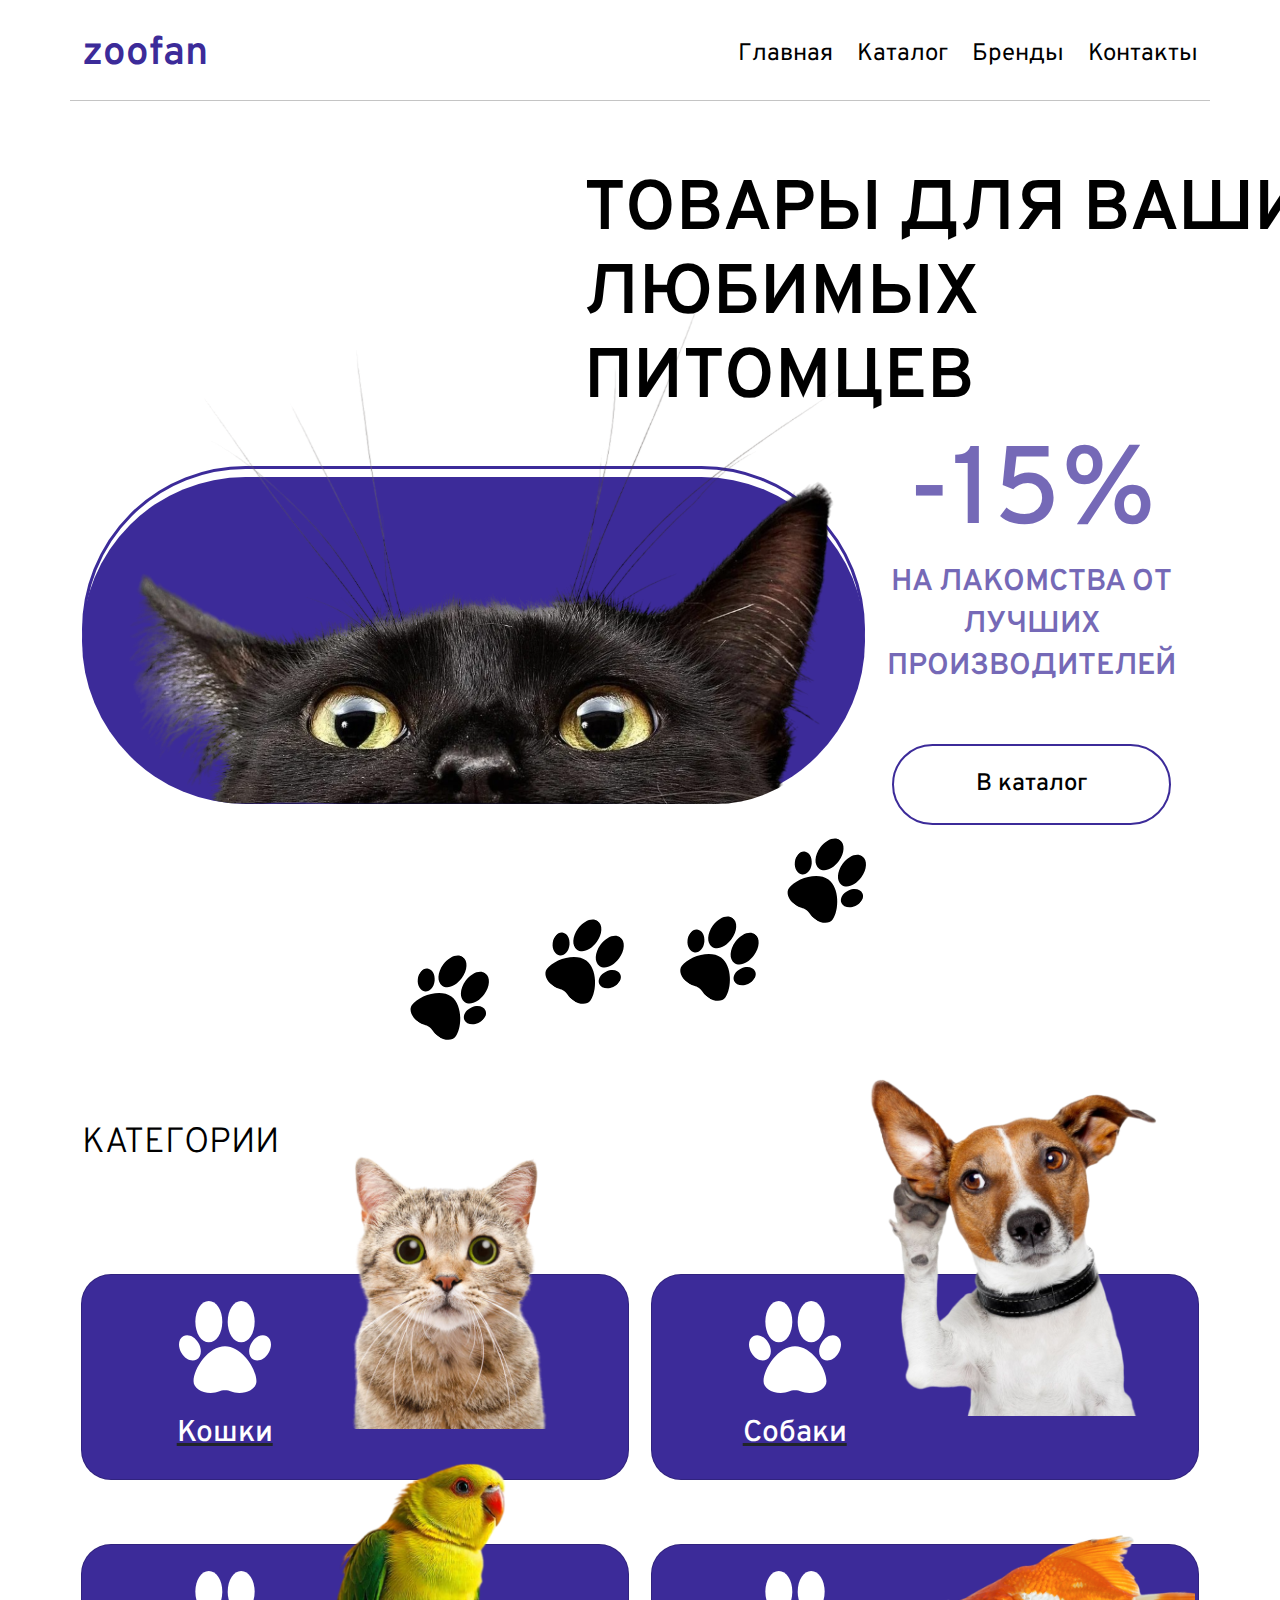
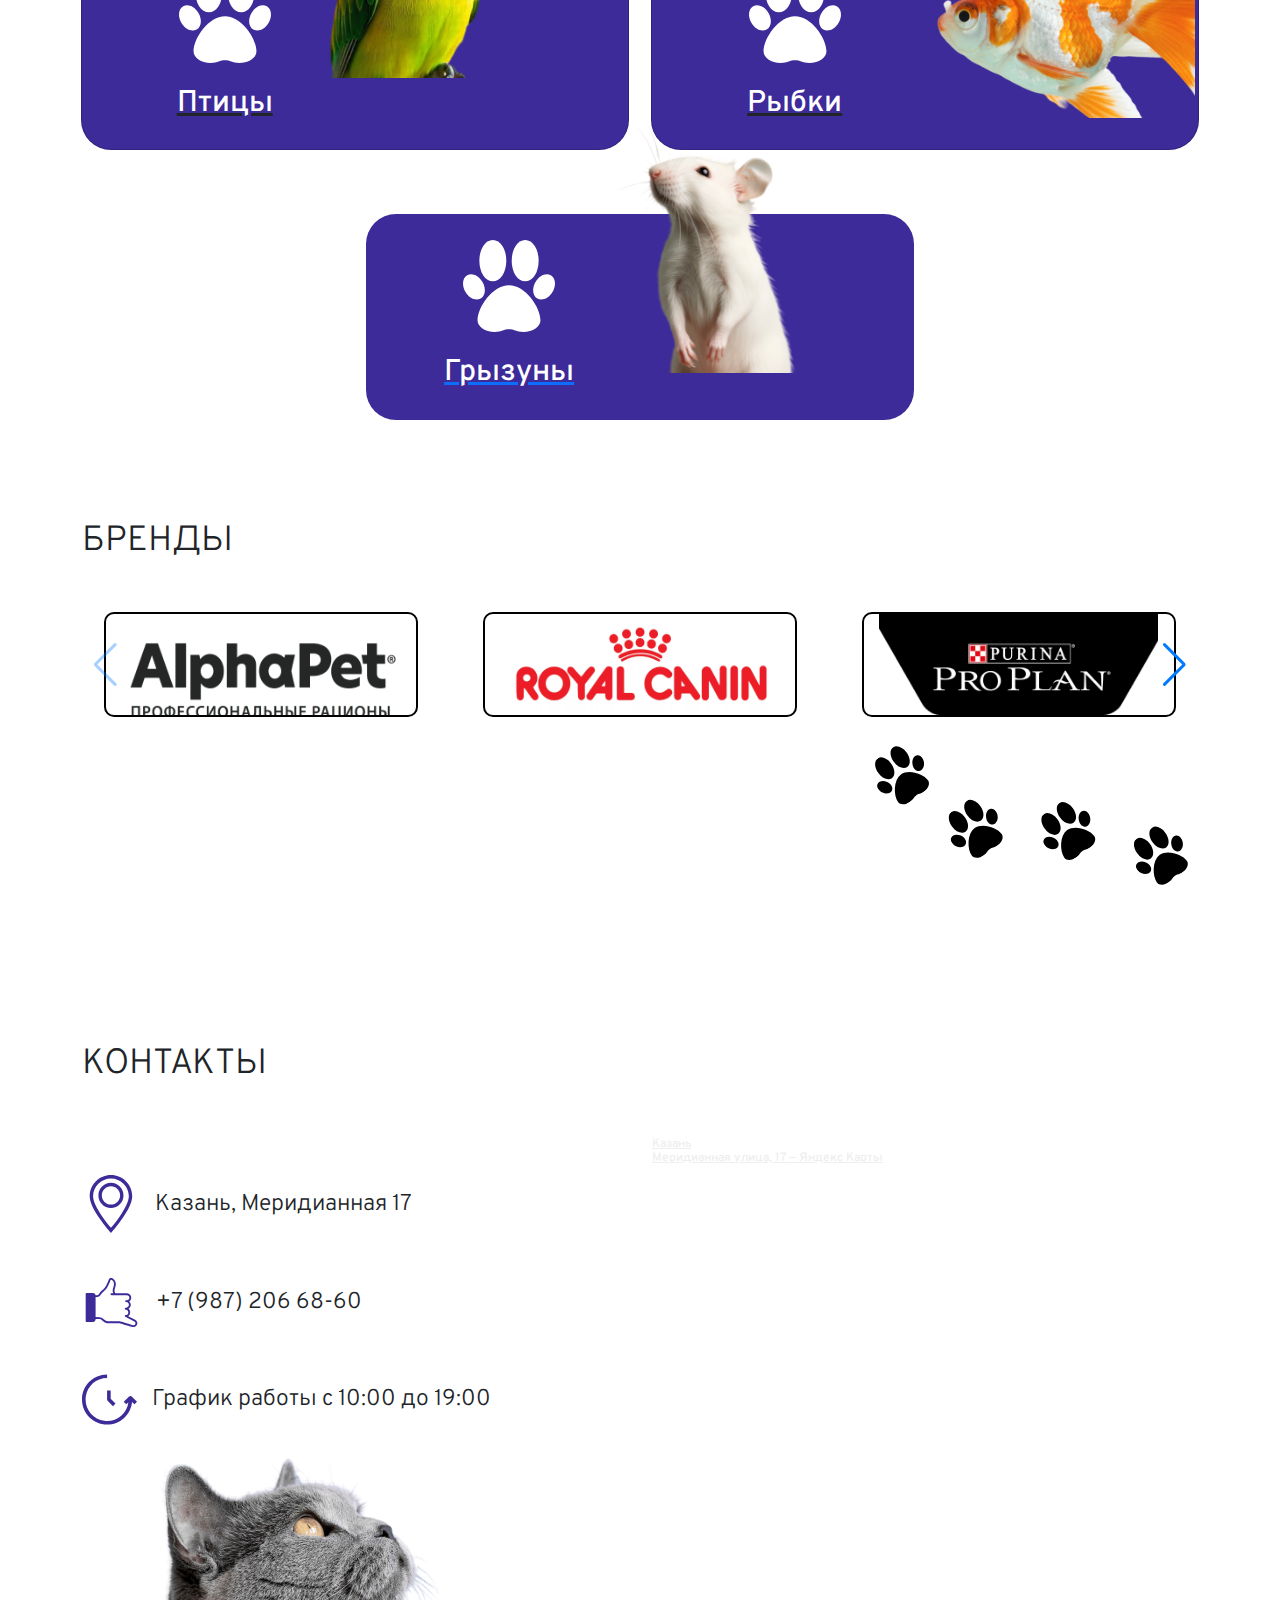
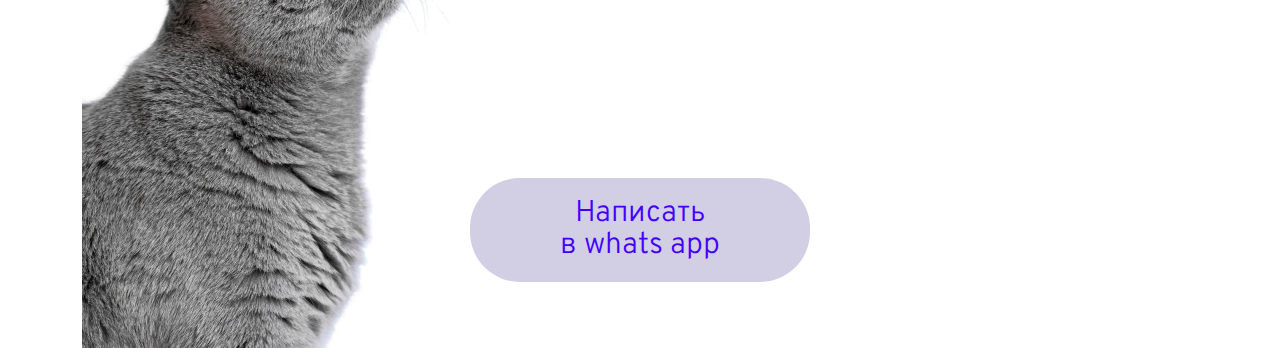
<file: index.html>
<!DOCTYPE html>
<html lang="ru">
<head>
    <meta charset="UTF-8">
    <meta name="viewport" content="width=device-width; initial-scale=1">
    <link rel="stylesheet" href="css/style.css">

    <link rel="stylesheet" href="https://cdn.jsdelivr.net/npm/swiper@11/swiper-bundle.min.css" />
    <link 
    href="https://cdn.jsdelivr.net/npm/bootstrap@5.3.3/dist/css/bootstrap.min.css" 
    rel="stylesheet" 
    integrity="sha384-QWTKZyjpPEjISv5WaRU9OFeRpok6YctnYmDr5pNlyT2bRjXh0JMhjY6hW+ALEwIH" 
    crossorigin="anonymous">
    <title>ZooFan</title>
</head>
<body>
<header class="header fixed-top">
    <div class="container">
        <div class="d-flex flex-column flex-md-row align-items-center pb-3 mt-4">
            <a href="/" class="d-flex align-items-center link-body-emphasis text-decoration-none">
                <span class="header__logo">zoofan</span>
            </a>
            <nav class="d-inline-flex mt-2 mt-md-0 ms-md-auto header__nav">
                <a class="me-4 py-2 text-decoration-none header__link" href="/#banner">Главная</a>
                <a class="me-4 py-2 text-decoration-none header__link" href="/#catalog">Каталог</a>
                <a class="me-4 py-2 text-decoration-none header__link" href="/#brends">Бренды</a>
                <a class="py-2 text-decoration-none header__link" href="/#contact">Контакты</a>
            </nav>
        </div>
    </div>
</header>
<main>
    <section class="banner" id="banner">
        <div class="container">
            <h2 class="banner__title">ТОВАРЫ ДЛЯ ВАШИХ ЛЮБИМЫХ ПИТОМЦЕВ</h2>
            <div class="banner__content">
                <img class="banner__img" src="/img/Group 12.svg" alt="">
                <div class="align-items-center">
                    <h3 class="banner__text"><span>-15%</span><br>НА ЛАКОМСТВА ОТ ЛУЧШИХ ПРОИЗВОДИТЕЛЕЙ</h3>
                    <div class="d-flex justify-content-center">
                        <button class="banner__btn">В каталог</button>
                    </div>
                </div>
            </div>
            <div class="d-flex justify-content-center">
                <img src="/img/лапки.svg" alt="">
            </div>
        </div>
    </section>

    <section class="catalog" id="catalog">
        <div class="container">
            <div class="catalog__title">Категории</div>
            <div class="catalog__container row">
                    <a href="/catalog.html" class="card col-12 col-md-6 col-lg-6 col-xxl-6 row">
                        <div class="card__content col-6">
                            <div class="card__paw d-flex justify-content-center">
                                <img src="/img/paw.svg" alt="">
                            </div>
                            <div class="card__title">Кошки</div>
                        </div>
                        <div class="card__img col-6">
                            <img src="/img/cat.png" alt="">
                        </div>
                    </a>
                    <a href="/catalog.html" class="card col-12 col-md-6 col-lg-6 col-xxl-6 row">
                        <div class="card__content col-6">
                            <div class="card__paw d-flex justify-content-center">
                                <img src="/img/paw.svg" alt="">
                            </div>
                            <div class="card__title">Собаки</div>
                        </div>
                        <div class="card__img__dog col-6">
                            <img src="/img/dog.png" alt="">
                        </div>
                    </a>
                    <a href="/catalog.html" class="card col-12 col-md-6 col-lg-6 col-xxl-6 mt-4 row">
                        <div class="card__content col-6">
                            <div class="card__paw d-flex justify-content-center">
                                <img src="/img/paw.svg" alt="">
                            </div>
                            <div class="card__title">Птицы</div>
                        </div>
                        <div class="card__img__parrot col-6">
                            <img src="/img/parrot.png" alt="">
                        </div>
                    </a>
                    <a href="/catalog.html" class="card col-12 col-md-6 col-lg-6 col-xxl-6 mt-4 row">
                        <div class="card__content col-6">
                            <div class="card__paw d-flex justify-content-center">
                                <img src="/img/paw.svg" alt="">
                            </div>
                            <div class="card__title">Рыбки</div>
                        </div>
                        <div class="card__img__fish col-6 fish">
                            <img src="/img/fish.png" alt="">
                        </div>
                    </a>
                    <a href="/catalog.html" class="card-end mt-4 row">
                        <div class="card__content col-6">
                            <div class="card__paw d-flex justify-content-center">
                                <img src="/img/paw.svg" alt="">
                            </div>
                            <div class="card__title">Грызуны</div>
                        </div>
                        <div class="card__img__mouse col-6">
                            <img src="/img/mouse.png" alt="">
                        </div>
                    </a>
            </div>
        </div>
    </section>

    <section class="brends" id="brends">
        <div class="container">
            <div class="brends__title">БРЕНДЫ</div>
            <div class="brends__content">
                <div class="swiper">
                    <div class="swiper-wrapper">
                      <div class="swiper-slide">
                        <div class="brends__cart d-flex justify-content-center">
                            <img src="/img/slider/brend_1.png" alt="">
                        </div>
                      </div>
                      <div class="swiper-slide">
                        <div class="brends__cart d-flex justify-content-center">
                            <img src="/img/slider/brend_2.png" alt="">
                        </div>
                      </div>
                      <div class="swiper-slide">
                        <div class="brends__cart d-flex justify-content-center">
                            <img src="/img/slider/brend_3.png" alt="">
                        </div>
                      </div>
                      <div class="swiper-slide ">
                        <div class="brends__cart d-flex justify-content-center">
                            <img src="/img/slider/brend_1.png" alt="">
                        </div>
                      </div>
                      <div class="swiper-slide">
                        <div class="brends__cart d-flex justify-content-center">
                            <img src="/img/slider/brend_2.png" alt="">
                        </div>
                      </div>
                      <div class="swiper-slide">
                        <div class="brends__cart d-flex justify-content-center">
                            <img src="/img/slider/brend_3.png" alt="">
                        </div>
                      </div>
                    </div>
                    <div class="swiper-button-next"></div>
                    <div class="swiper-button-prev"></div>
                </div>
            </div>
            <div class="brends__paw d-flex justify-content-end">
                <img src="/img/лапки.svg" alt="">
            </div>
        </div>
    </section>

    <section class="contact" id="contact">
        <div class="container">
            <div class="contact__title">Контакты</div>
            <div class="row contact__content">
                <div class="col-12 col-md-6 col-lg-6 col-xxl-6">
                    <div class="contact__items"><img src="/img/contact/map.svg" alt=""> Казань, Меридианная 17</div>
                    <div class="contact__items"><img src="/img/contact/phone.svg" alt=""> +7 (987) 206 68-60</div>
                    <div class="contact__items"><img src="/img/contact/time.svg" alt=""> График работы с 10:00 до 19:00</div>
                    <div class="contact__cat">
                        <img src="/img/catfooter.png" alt="">
                    </div>
                </div>
                <div class="col-12 col-md-6 col-lg-6 col-xxl-6">
                    <div class="contact__map">
                        <div style="position:relative;overflow:hidden;">
                            <a href="https://yandex.ru/maps/43/kazan/?utm_medium=mapframe&utm_source=maps" style="color:#eee;font-size:12px;position:absolute;top:0px;">Казань</a>
                            <a href="https://yandex.ru/maps/43/kazan/house/meridiannaya_ulitsa_17/YEAYdwZkS0ABQFtvfXRzdXlmZQ==/?ll=49.117979%2C55.824650&utm_medium=mapframe&utm_source=maps&z=15.8" style="color:#eee;font-size:12px;position:absolute;top:14px;">Меридианная улица, 17 — Яндекс Карты</a>
                            <iframe src="https://yandex.ru/map-widget/v1/?ll=49.117979%2C55.824650&mode=whatshere&whatshere%5Bpoint%5D=49.114383%2C55.824185&whatshere%5Bzoom%5D=17&z=15.8" width="100%" height="531px" frameborder="1" allowfullscreen="true" style="position:relative;"></iframe>
                        </div>
                    </div>
                </div>
                
            </div>
            <div class="contact__btn d-flex justify-content-center">
                <button>Написать <br>в whats app</button>
            </div>
        </div>
    </section>
</main>

<script src="https://cdn.jsdelivr.net/npm/swiper@11/swiper-bundle.min.js"></script>

<script 
src="https://cdn.jsdelivr.net/npm/bootstrap@5.3.3/dist/js/bootstrap.bundle.min.js" 
integrity="sha384-YvpcrYf0tY3lHB60NNkmXc5s9fDVZLESaAA55NDzOxhy9GkcIdslK1eN7N6jIeHz" 
crossorigin="anonymous"></script>

<script>
    var swiper = new Swiper('.swiper', {
      slidesPerView: 3,
      navigation: {
        nextEl: '.swiper-button-next',
        prevEl: '.swiper-button-prev',
      },
      breakpoints: {
            360: {
                slidesPerView: 1,
                spaceBetween: 8
            },
            991: {
                slidesPerView: 2,
                spaceBetween: 30
            },
            1192: {
                slidesPerView: 3,
                spaceBetween: 20
            }
        },
    });

    function getDirection() {
      var windowWidth = window.innerWidth;
      var direction = window.innerWidth <= 760 ? 'vertical' : 'horizontal';

      return direction;
    }
  </script>
  
</body>
</html>
</file>
<file: css/style.css>
@import url("https://fonts.googleapis.com/css2?family=Overpass:ital,wght@0,100..900;1,100..900&family=Raleway:ital,wght@0,100..900;1,100..900&display=swap");
@import url("https://fonts.googleapis.com/css2?family=Fira+Sans:ital,wght@0,100;0,200;0,300;0,400;0,500;0,600;0,700;0,800;0,900;1,100;1,200;1,300;1,400;1,500;1,600;1,700;1,800;1,900&family=Orbitron:wght@400..900&family=Roboto:ital,wght@0,100;0,300;0,400;0,500;0,700;0,900;1,100;1,300;1,400;1,500;1,700;1,900&display=swap");
* {
  margin: 0;
  padding: 0;
  font-family: "Overpass", sans-serif;
  font-weight: 500;
  font-style: normal;
}

.header {
  font-size: 24px;
  background: #fff;
}
.header .container {
  border-bottom: 1px solid #C4C4C4;
}
.header__logo {
  font-size: 40px;
  font-weight: 600;
  color: #3C2B99;
}
.header__link {
  color: #000;
  font-weight: 400;
}
.header__link:hover {
  border-bottom: 2px solid #3C2B99;
}

@media (max-width: 500px) {
  .header {
    font-size: 13px;
    width: 85%;
  }
  .header__logo {
    font-size: 30px;
  }
}
.banner {
  font-family: "Fira Sans", sans-serif;
  margin-top: 170px;
}
.banner__title {
  position: relative;
  color: #000;
  font-size: 70px;
  font-weight: 600;
  width: 70%;
  margin-left: 45%;
  margin-top: 60px;
  z-index: 200;
}
.banner__content {
  display: flex;
}
.banner__img {
  z-index: 100;
  margin-top: -195px;
}
.banner__text {
  font-weight: 600;
  color: #3C2B99;
  opacity: 0.7;
  font-size: 30px;
  line-height: 42px;
  text-align: center;
}
.banner__text span {
  font-size: 110px;
  line-height: 132px;
}
.banner__btn {
  color: #000000;
  font-size: 24px;
  line-height: 29px;
  border: 2px solid #3C2B99;
  padding: 24px 82px;
  border-radius: 62px;
  background-color: #fff;
  margin: 48px 0 0 0;
}

@media (max-width: 500px) {
  .banner__title {
    font-size: 40px;
    width: 100%;
    margin-left: 0;
    margin-top: 60px;
    text-align: center;
  }
  .banner__img {
    width: 100%;
    margin-top: -80px;
  }
  .banner__content {
    display: block;
  }
  .banner__text {
    margin-top: 20px;
    font-size: 22px;
    line-height: 32px;
  }
  .banner__text span {
    font-size: 80px;
    line-height: 100px;
  }
  .banner__btn {
    font-size: 18px;
    line-height: 29px;
    padding: 16px 60px;
    margin: 28px 0 0 0;
  }
  .banner img {
    width: 100%;
  }
}
.catalog {
  font-family: "Fira Sans", sans-serif;
}
.catalog__title {
  font-size: 35px;
  font-weight: 300;
  line-height: 42px;
  color: #000;
  text-align: start;
  text-transform: uppercase;
  margin: 70px 0;
}
.catalog .card {
  width: 48%;
  height: 206px;
  border-radius: 30px;
  background-color: #3C2B99;
  margin: 40px auto;
}
.catalog .card__content {
  display: block;
  width: 50%;
  margin-top: 5%;
}
.catalog .card__title {
  color: #fff;
  font-size: 30px;
  line-height: 42px;
  text-align: center;
  margin-top: 20px;
}
.catalog .card__img img {
  margin-top: -129px;
  margin-left: -140px;
  width: 180%;
}
.catalog .card__img__dog img {
  margin-top: -214px;
  margin-left: -140px;
  width: 180%;
}
.catalog .card__img__parrot img {
  margin-top: -261px;
  margin-left: -140px;
  width: 180%;
}
.catalog .card__img__fish img {
  margin-top: -10px;
  width: 109%;
}
.catalog .card__img__mouse img {
  margin-top: -95px;
  margin-left: -140px;
  width: 180%;
}
.catalog .card-end {
  width: 48%;
  height: 206px;
  border-radius: 30px;
  background-color: #3C2B99;
  margin: 0 auto;
}

@media (max-width: 500px) {
  .catalog {
    overflow: hidden;
    padding: 0 10px;
  }
  .catalog__title {
    font-size: 35px;
    line-height: 42px;
    text-align: start;
    text-transform: uppercase;
    margin: 70px 0;
  }
  .catalog .card {
    width: 100%;
    height: 206px;
    border-radius: 30px;
    margin: 40px auto;
    position: relative;
  }
  .catalog .card__content {
    display: block;
    width: 50%;
    margin-top: 5%;
  }
  .catalog .card__title {
    font-size: 30px;
    line-height: 42px;
    margin-top: 20px;
  }
  .catalog .card__img img {
    position: absolute;
    margin-top: -58%;
    margin-left: 13%;
    width: 100%;
  }
  .catalog .card__img__dog img {
    position: absolute;
    margin-top: -67%;
    margin-left: 18%;
    width: 90%;
  }
  .catalog .card__img__parrot img {
    position: absolute;
    margin-top: -84%;
    margin-left: 22%;
    width: 100%;
  }
  .catalog .card__img__fish img {
    position: absolute;
    margin-top: -29%;
    margin-left: 41%;
    width: 53%;
  }
  .catalog .card__img__mouse img {
    position: absolute;
    margin-top: -9%;
    margin-left: -29%;
    width: 100%;
  }
  .catalog .card-end {
    width: 100%;
    height: 206px;
    margin: 0 auto;
  }
}
.brends {
  margin: 100px 0;
}
.brends__title {
  font-size: 35px;
  line-height: 42px;
  font-weight: 300;
  text-transform: uppercase;
}
.brends__content {
  margin-top: 50px;
}
.brends__cart {
  margin: 0 auto;
  width: 314px;
  height: 105px;
  border-radius: 10px;
  border: 2px solid #000;
}
.brends__cart img {
  width: 90%;
}
.brends__paw {
  margin-top: 20px;
}
.brends__paw img {
  transform: scale(-1, 1);
  width: 30%;
}

@media (max-width: 500px) {
  .brends {
    display: none;
  }
}
.contact {
  padding: 50px 0;
}
.contact__title {
  font-size: 35px;
  line-height: 42px;
  font-weight: 300;
  text-transform: uppercase;
  margin-bottom: 50px;
}
.contact__items {
  margin-top: 40px;
  font-weight: 300;
  font-size: 23px;
  line-height: 43px;
}
.contact__items img {
  margin-right: 10px;
}
.contact__map {
  width: 100%;
  height: 531px;
}
.contact__cat {
  margin-top: -364px;
}
.contact__btn {
  margin-top: -170px;
}
.contact__btn button {
  padding: 20px 90px;
  border-radius: 50px;
  border: none;
  background: #D2CEE4;
  color: #4300FD;
  font-size: 30px;
  line-height: 32px;
  text-align: center;
  font-weight: 300;
}

@media (max-width: 500px) {
  .contact__title {
    margin-bottom: 20px;
  }
  .contact__items {
    margin-top: 20px;
    font-weight: 300;
    font-size: 18px;
    line-height: 43px;
  }
  .contact__items img {
    margin-right: 10px;
  }
  .contact__map {
    display: none;
  }
  .contact__cat {
    overflow: hidden;
    margin-top: -275px;
  }
  .contact__btn {
    margin-top: -580px;
  }
  .contact__btn button {
    padding: 10px 60px;
    font-size: 18px;
    line-height: 20px;
  }
}
.calalogitems {
  margin-top: 150px;
}

.items {
  margin-top: 40px;
  padding: 0 5px;
}
.items__header {
  background: #D3D0E5;
  height: 320px;
  border-radius: 16px;
}
.items__title {
  margin-top: 10px;
  font-size: 24px;
  font-weight: 300;
  line-height: 26px;
  text-align: start;
}
.items__btn {
  width: 100%;
  height: 37px;
  display: flex;
  align-items: center;
  border: none;
  background: #3C2B99;
  margin-top: 10px;
  border-radius: 50px;
}
.items__btn span {
  display: block;
  margin: 0 auto;
  font-size: 24px;
  font-weight: 300;
  line-height: 26px;
  color: #fff;
}
.items__price {
  text-align: center;
  margin-top: 10px;
  font-size: 30px;
  line-height: 36px;
  font-weight: 500;
}

@media (max-width: 500px) {
  .items__header {
    height: 190px;
  }
  .items__title {
    font-size: 18px;
    line-height: 20px;
  }
  .items__btn span {
    font-size: 18px;
  }
  .items__price {
    font-size: 24px;
  }
}/*# sourceMappingURL=style.css.map */
</file>
